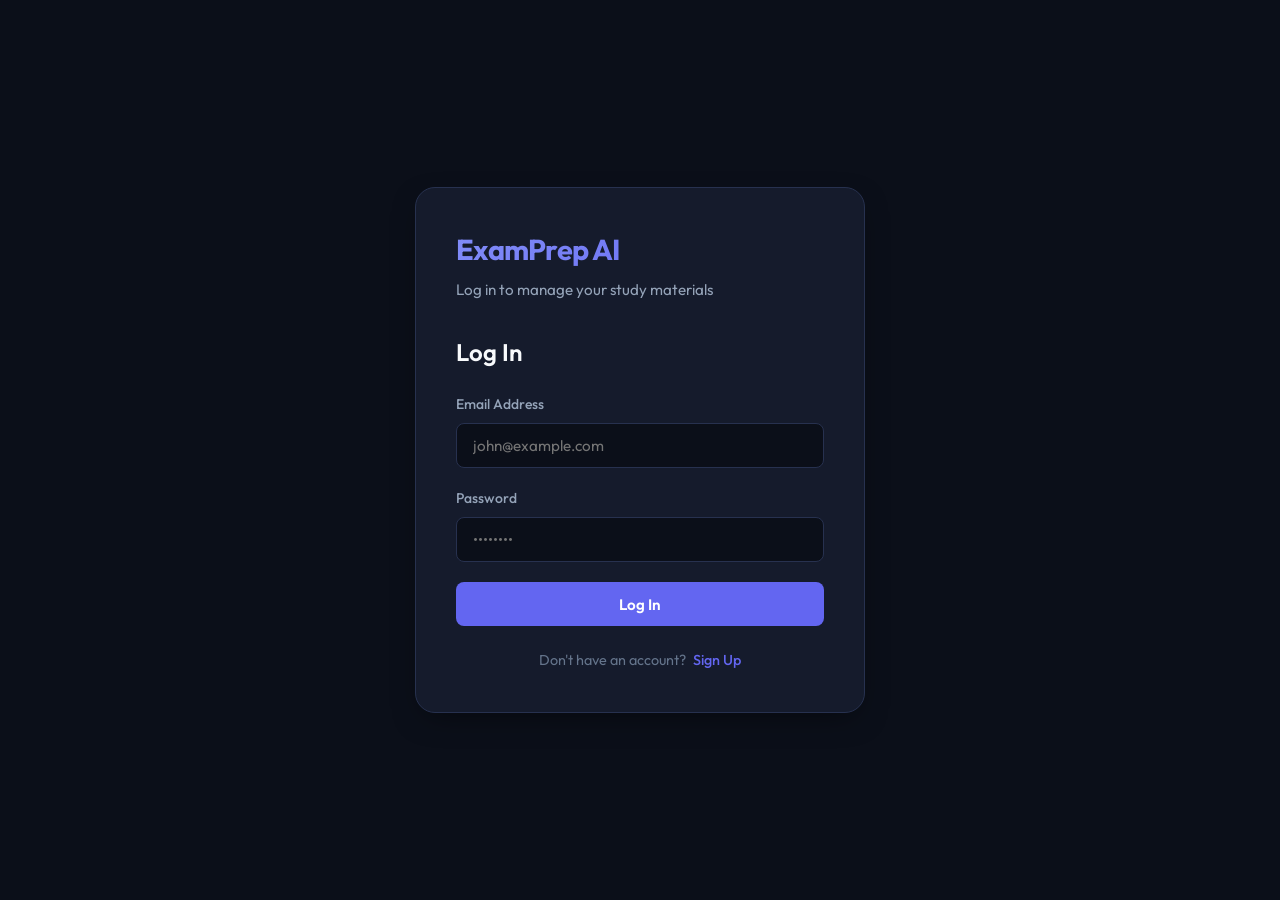
<file: frontend/index.html>
<!DOCTYPE html>
<html lang="en">
<head>
    <meta charset="UTF-8">
    <meta name="viewport" content="width=device-width, initial-scale=1.0">
    <title>ExamPrep AI</title>
    <script>
        // Read token from localStorage and redirect appropriately
        const token = localStorage.getItem("examprep_jwt");
        if (token) {
            window.location.href = "dashboard.html";
        } else {
            window.location.href = "login.html";
        }
    </script>
</head>
<body>
    <div style="font-family: sans-serif; display: flex; justify-content: center; align-items: center; height: 100vh; background-color: #0b0f19; color: #f8fafc;">
        <h3>Redirecting...</h3>
    </div>
</body>
</html>
</file>
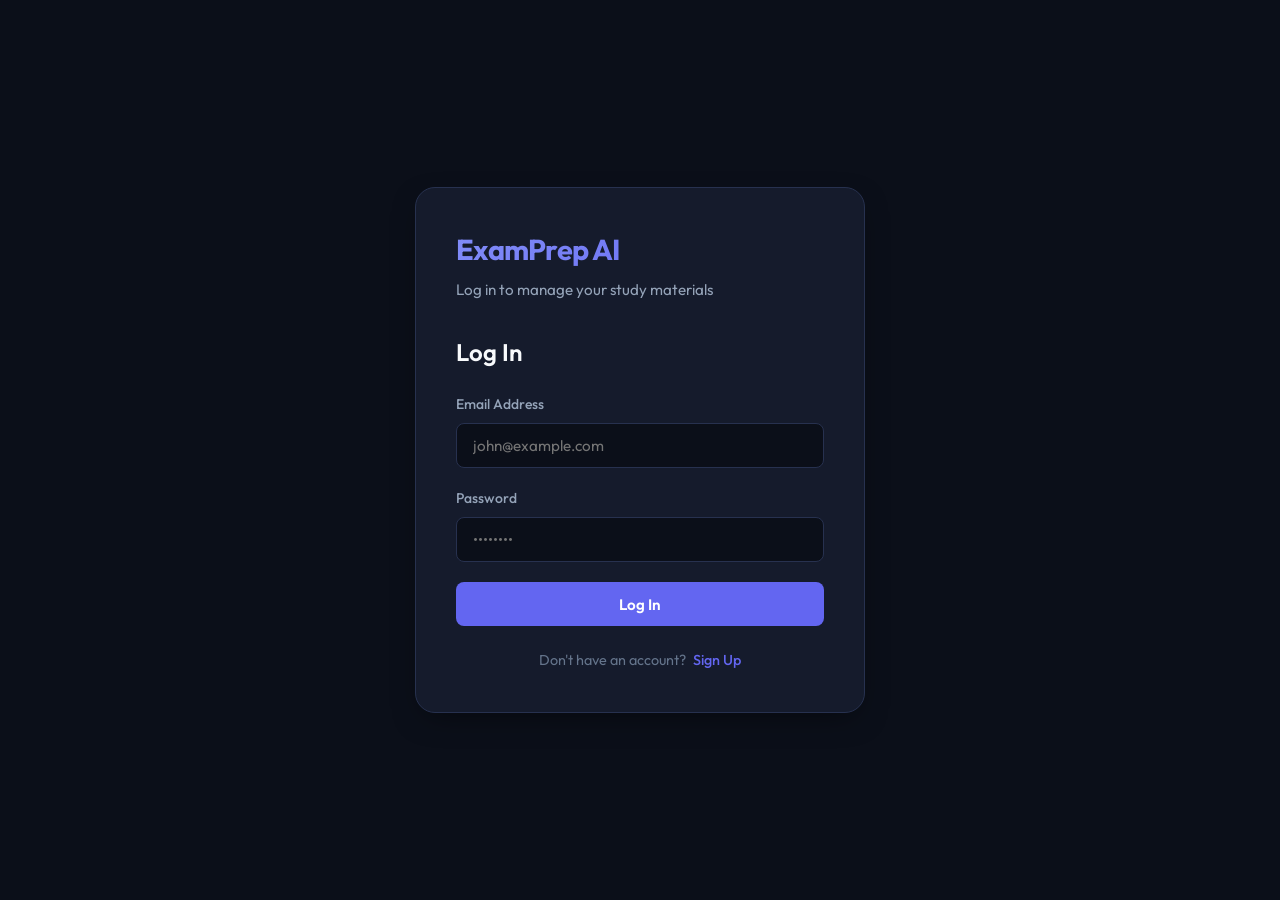
<file: frontend/dashboard.html>
<!DOCTYPE html>
<html lang="en">
<head>
    <meta charset="UTF-8">
    <meta name="viewport" content="width=device-width, initial-scale=1.0">
    <title>Dashboard - ExamPrep AI</title>
    <meta name="description" content="Manage and upload your study materials to ExamPrep AI.">
    <link rel="stylesheet" href="css/style.css">
</head>
<body>
    <header>
        <div class="header-container">
            <h1 class="logo">ExamPrep AI</h1>
            <div class="user-profile">
                <span class="user-name" id="user-display-name">Loading...</span>
                <button onclick="logout()" class="btn btn-secondary btn-logout">Log Out</button>
            </div>
        </div>
    </header>

    <main class="container">
        <h2>Your Study Materials</h2>
        
        <div class="dashboard-grid">
            <!-- Upload Material Card -->
            <div class="card">
                <h3>Upload Material</h3>
                <p class="subtitle" style="margin-bottom: 1.5rem;">Add study resources to generate content later.</p>
                
                <form id="upload-form">
                    <div class="upload-dropzone" id="dropzone">
                        <span class="upload-icon">📁</span>
                        <p class="upload-text">Drag and drop file here, or click to browse</p>
                        <p class="upload-formats">Supported: .pdf, .md, .docx, .pptx</p>
                        <input type="file" id="file-input" class="file-input" accept=".pdf,.md,.docx,.pptx" required>
                    </div>
                    
                    <!-- Selected File Display -->
                    <div class="selected-file-container" id="selected-file-display">
                        <span class="selected-file-name" id="selected-filename">file.pdf</span>
                        <span class="selected-file-remove" id="btn-remove-file">&times;</span>
                    </div>
                    
                    <button type="submit" class="btn btn-primary" id="btn-upload" style="margin-top: 1.5rem;" disabled>
                        Upload Document
                    </button>
                </form>
            </div>

            <!-- Documents List Card -->
            <div class="card" style="padding: 1.5rem;">
                <h3>Documents</h3>
                <p class="subtitle" style="margin-bottom: 1.5rem;">Review your uploaded files.</p>
                
                <div class="table-responsive">
                    <table id="documents-table" style="display: none;">
                        <thead>
                            <tr>
                                <th>Filename</th>
                                <th>Type</th>
                                <th>Upload Date</th>
                                <th>Status</th>
                                <th>Actions</th>
                            </tr>
                        </thead>
                        <tbody id="documents-list">
                            <!-- Populated dynamically via JS -->
                        </tbody>
                    </table>
                </div>

                <!-- Empty State -->
                <div class="empty-state" id="documents-empty">
                    <span style="font-size: 2.5rem; display: block; margin-bottom: 1rem;">📭</span>
                    <p>No documents uploaded yet. Start by uploading one on the left!</p>
                </div>
            </div>
        </div>

        <!-- Chunks Viewer Card (hidden by default) -->
        <div id="chunks-viewer" class="card" style="margin-top: 2rem; display: none; padding: 2rem;">
            <div style="display: flex; justify-content: space-between; align-items: center; margin-bottom: 1.5rem; border-bottom: 1px solid var(--border); padding-bottom: 1rem;">
                <div>
                    <h3 id="chunks-title" style="margin: 0;">Document Chunks</h3>
                    <p class="subtitle" id="chunks-subtitle" style="margin: 0.25rem 0 0 0; font-size: 0.85rem;"></p>
                </div>
                <button class="btn btn-secondary" id="btn-close-chunks" style="width: auto; padding: 0.4rem 1rem; font-size: 0.85rem; margin: 0;">Close Viewer</button>
            </div>
            
            <div id="chunks-list-container" style="display: flex; flex-direction: column; gap: 1rem; max-height: 500px; overflow-y: auto; padding-right: 0.5rem;">
                <!-- Chunks populated dynamically -->
            </div>
        </div>
    </main>

    <script src="js/auth.js"></script>
    <script src="js/dashboard.js"></script>
</body>
</html>
</file>
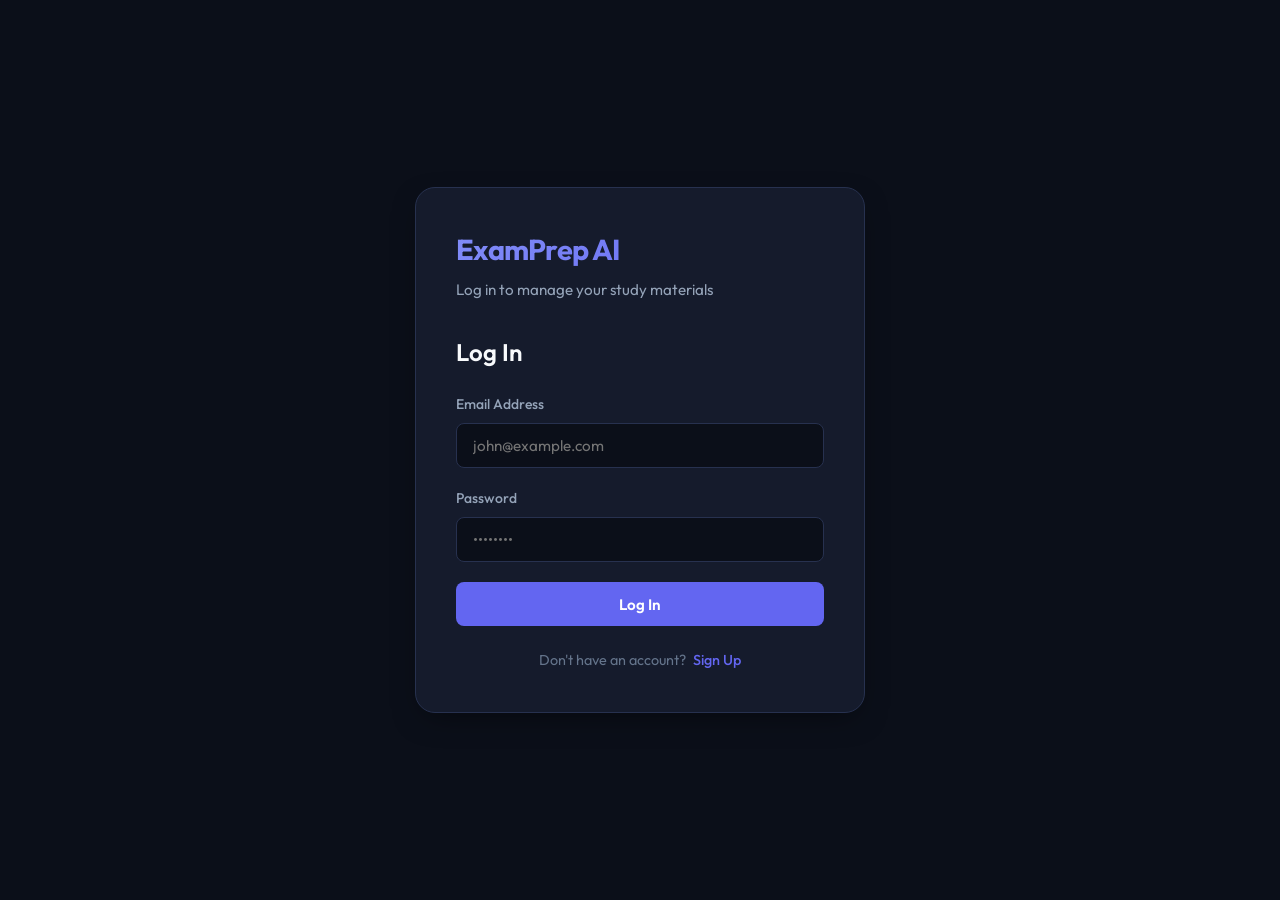
<file: frontend/login.html>
<!DOCTYPE html>
<html lang="en">
<head>
    <meta charset="UTF-8">
    <meta name="viewport" content="width=device-width, initial-scale=1.0">
    <title>Log In - ExamPrep AI</title>
    <meta name="description" content="Log in to your ExamPrep AI dashboard.">
    <link rel="stylesheet" href="css/style.css">
</head>
<body>
    <div class="auth-wrapper">
        <div class="auth-card">
            <h1 class="logo">ExamPrep AI</h1>
            <p class="subtitle">Log in to manage your study materials</p>
            <h2>Log In</h2>
            
            <form id="login-form">
                <div class="form-group">
                    <label for="email">Email Address</label>
                    <input type="email" id="email" required placeholder="john@example.com">
                </div>
                <div class="form-group">
                    <label for="password">Password</label>
                    <input type="password" id="password" required placeholder="••••••••">
                </div>
                <button type="submit" class="btn btn-primary" id="btn-submit">Log In</button>
            </form>
            
            <div class="auth-switch">
                Don't have an account? <a href="signup.html">Sign Up</a>
            </div>
        </div>
    </div>

    <script src="js/auth.js"></script>
    <script>
        // Redirect if already logged in
        if (getToken()) {
            window.location.href = "dashboard.html";
        }

        document.getElementById("login-form").addEventListener("submit", async (e) => {
            e.preventDefault();
            
            const email = document.getElementById("email").value.trim();
            const password = document.getElementById("password").value;
            const submitBtn = document.getElementById("btn-submit");
            
            submitBtn.disabled = true;
            submitBtn.innerText = "Logging in...";
            
            try {
                const response = await fetch(`${API_BASE_URL}/auth/login`, {
                    method: "POST",
                    headers: {
                        "Content-Type": "application/json"
                    },
                    body: JSON.stringify({ email, password })
                });
                
                const data = await response.json();
                
                if (!response.ok) {
                    throw new Error(data.detail || "Authentication failed.");
                }
                
                setToken(data.access_token);
                showToast("Logged in successfully! Redirecting...", "success");
                
                setTimeout(() => {
                    window.location.href = "dashboard.html";
                }, 1000);
            } catch (err) {
                showToast(err.message, "error");
                submitBtn.disabled = false;
                submitBtn.innerText = "Log In";
            }
        });
    </script>
</body>
</html>
</file>
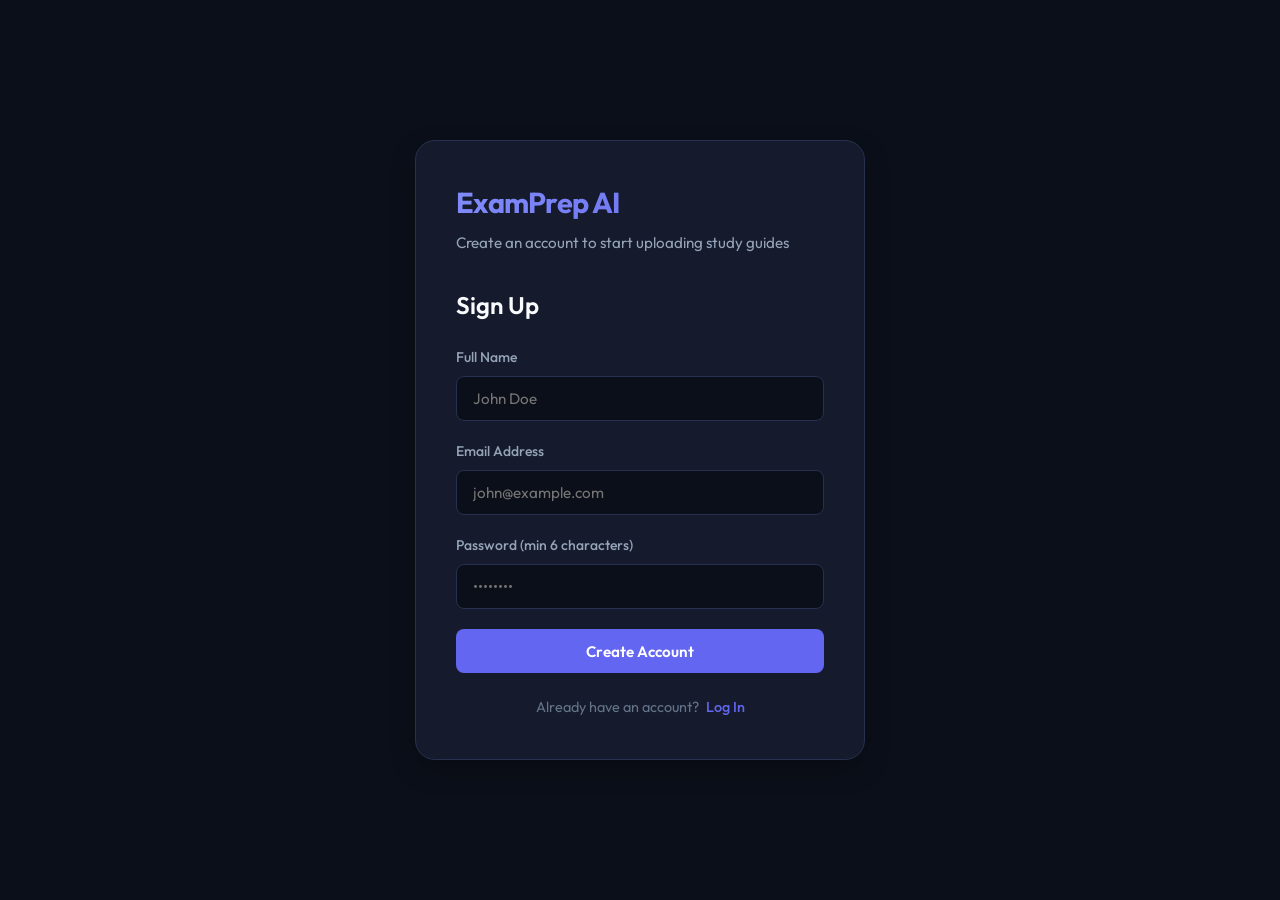
<file: frontend/signup.html>
<!DOCTYPE html>
<html lang="en">
<head>
    <meta charset="UTF-8">
    <meta name="viewport" content="width=device-width, initial-scale=1.0">
    <title>Sign Up - ExamPrep AI</title>
    <meta name="description" content="Register an account on ExamPrep AI and prepare your study documents.">
    <link rel="stylesheet" href="css/style.css">
</head>
<body>
    <div class="auth-wrapper">
        <div class="auth-card">
            <h1 class="logo">ExamPrep AI</h1>
            <p class="subtitle">Create an account to start uploading study guides</p>
            <h2>Sign Up</h2>
            
            <form id="signup-form">
                <div class="form-group">
                    <label for="name">Full Name</label>
                    <input type="text" id="name" required placeholder="John Doe">
                </div>
                <div class="form-group">
                    <label for="email">Email Address</label>
                    <input type="email" id="email" required placeholder="john@example.com">
                </div>
                <div class="form-group">
                    <label for="password">Password (min 6 characters)</label>
                    <input type="password" id="password" required minlength="6" placeholder="••••••••">
                </div>
                <button type="submit" class="btn btn-primary" id="btn-submit">Create Account</button>
            </form>
            
            <div class="auth-switch">
                Already have an account? <a href="login.html">Log In</a>
            </div>
        </div>
    </div>

    <script src="js/auth.js"></script>
    <script>
        // Redirect if already logged in
        if (getToken()) {
            window.location.href = "dashboard.html";
        }

        document.getElementById("signup-form").addEventListener("submit", async (e) => {
            e.preventDefault();
            
            const name = document.getElementById("name").value.trim();
            const email = document.getElementById("email").value.trim();
            const password = document.getElementById("password").value;
            const submitBtn = document.getElementById("btn-submit");
            
            submitBtn.disabled = true;
            submitBtn.innerText = "Creating Account...";
            
            try {
                const response = await fetch(`${API_BASE_URL}/auth/signup`, {
                    method: "POST",
                    headers: {
                        "Content-Type": "application/json"
                    },
                    body: JSON.stringify({ name, email, password })
                });
                
                const data = await response.json();
                
                if (!response.ok) {
                    throw new Error(data.detail || "Signup failed. Please check inputs.");
                }
                
                setToken(data.access_token);
                showToast("Welcome to ExamPrep AI! Redirecting...", "success");
                
                setTimeout(() => {
                    window.location.href = "dashboard.html";
                }, 1000);
            } catch (err) {
                showToast(err.message, "error");
                submitBtn.disabled = false;
                submitBtn.innerText = "Create Account";
            }
        });
    </script>
</body>
</html>
</file>
<file: frontend/css/style.css>
/* ExamPrep AI - Modern Design System */
@import url('https://fonts.googleapis.com/css2?family=Outfit:wght@300;400;500;600;700&display=swap');

:root {
    --bg-primary: #0b0f19;
    --bg-secondary: #151b2c;
    --bg-tertiary: #1f273d;
    --accent: #6366f1;
    --accent-hover: #4f46e5;
    --accent-light: rgba(99, 102, 241, 0.15);
    --text-primary: #f8fafc;
    --text-secondary: #94a3b8;
    --text-muted: #64748b;
    --border: #27314f;
    --border-hover: #3b4b75;
    --success: #10b981;
    --danger: #ef4444;
    --shadow: 0 10px 30px -10px rgba(0, 0, 0, 0.5);
    --radius-sm: 8px;
    --radius-md: 14px;
    --radius-lg: 20px;
    --transition: all 0.25s cubic-bezier(0.4, 0, 0.2, 1);
}

* {
    margin: 0;
    padding: 0;
    box-sizing: border-box;
}

body {
    font-family: 'Outfit', -apple-system, BlinkMacSystemFont, "Segoe UI", Roboto, sans-serif;
    background-color: var(--bg-primary);
    color: var(--text-primary);
    line-height: 1.5;
    min-height: 100vh;
    display: flex;
    flex-direction: column;
}

/* Container & Layout */
.container {
    width: 100%;
    max-width: 1200px;
    margin: 0 auto;
    padding: 2rem 1.5rem;
}

.auth-wrapper {
    flex: 1;
    display: flex;
    align-items: center;
    justify-content: center;
    padding: 2rem;
}

.auth-card {
    background: var(--bg-secondary);
    border: 1px solid var(--border);
    border-radius: var(--radius-lg);
    padding: 2.5rem;
    width: 100%;
    max-width: 450px;
    box-shadow: var(--shadow);
    transition: var(--transition);
}

.auth-card:hover {
    border-color: var(--border-hover);
}

/* Headings */
h1 {
    font-size: 2.25rem;
    font-weight: 700;
    letter-spacing: -0.025em;
    margin-bottom: 0.5rem;
    background: linear-gradient(135deg, #fff 0%, #a5b4fc 100%);
    -webkit-background-clip: text;
    -webkit-text-fill-color: transparent;
}

h2 {
    font-size: 1.5rem;
    font-weight: 600;
    margin-bottom: 1.5rem;
    color: var(--text-primary);
}

h1.logo {
    font-size: 1.8rem;
    background: linear-gradient(135deg, #818cf8 0%, #6366f1 100%);
    -webkit-background-clip: text;
    -webkit-text-fill-color: transparent;
}

p.subtitle {
    color: var(--text-secondary);
    margin-bottom: 2rem;
    font-size: 0.95rem;
}

/* Form Styles */
.form-group {
    margin-bottom: 1.25rem;
}

label {
    display: block;
    font-size: 0.875rem;
    font-weight: 500;
    margin-bottom: 0.5rem;
    color: var(--text-secondary);
}

input[type="text"],
input[type="email"],
input[type="password"] {
    width: 100%;
    background: var(--bg-primary);
    border: 1px solid var(--border);
    border-radius: var(--radius-sm);
    padding: 0.75rem 1rem;
    color: var(--text-primary);
    font-family: inherit;
    font-size: 0.95rem;
    outline: none;
    transition: var(--transition);
}

input:focus {
    border-color: var(--accent);
    box-shadow: 0 0 0 2px var(--accent-light);
}

/* Buttons */
.btn {
    display: inline-flex;
    align-items: center;
    justify-content: center;
    width: 100%;
    padding: 0.8rem 1.5rem;
    border-radius: var(--radius-sm);
    border: none;
    font-family: inherit;
    font-weight: 600;
    font-size: 0.95rem;
    cursor: pointer;
    transition: var(--transition);
}

.btn-primary {
    background-color: var(--accent);
    color: white;
}

.btn-primary:hover {
    background-color: var(--accent-hover);
    transform: translateY(-1px);
}

.btn-secondary {
    background-color: var(--bg-tertiary);
    border: 1px solid var(--border);
    color: var(--text-primary);
}

.btn-secondary:hover {
    border-color: var(--border-hover);
    background-color: rgba(255, 255, 255, 0.02);
}

.btn-logout {
    width: auto;
    padding: 0.5rem 1rem;
    font-size: 0.85rem;
}

/* Footer / Switch link */
.auth-switch {
    margin-top: 1.5rem;
    text-align: center;
    font-size: 0.9rem;
    color: var(--text-muted);
}

.auth-switch a {
    color: var(--accent);
    text-decoration: none;
    font-weight: 500;
    margin-left: 0.25rem;
}

.auth-switch a:hover {
    text-decoration: underline;
}

/* Dashboard Header */
header {
    background: var(--bg-secondary);
    border-bottom: 1px solid var(--border);
}

.header-container {
    display: flex;
    justify-content: space-between;
    align-items: center;
    padding: 1.25rem 1.5rem;
    max-width: 1200px;
    margin: 0 auto;
}

.user-profile {
    display: flex;
    align-items: center;
    gap: 1rem;
}

.user-name {
    font-weight: 500;
    color: var(--text-primary);
}

/* Dashboard Layout */
.dashboard-grid {
    display: grid;
    grid-template-columns: 1fr;
    gap: 2rem;
    margin-top: 2rem;
}

@media (min-width: 768px) {
    .dashboard-grid {
        grid-template-columns: 350px 1fr;
    }
}

.card {
    background: var(--bg-secondary);
    border: 1px solid var(--border);
    border-radius: var(--radius-md);
    padding: 2rem;
    box-shadow: var(--shadow);
}

/* Upload Area */
.upload-dropzone {
    border: 2px dashed var(--border);
    border-radius: var(--radius-sm);
    padding: 2rem 1.5rem;
    text-align: center;
    cursor: pointer;
    transition: var(--transition);
    position: relative;
    background: var(--bg-primary);
}

.upload-dropzone:hover, .upload-dropzone.dragover {
    border-color: var(--accent);
    background: rgba(99, 102, 241, 0.02);
}

.upload-icon {
    font-size: 2rem;
    color: var(--text-muted);
    margin-bottom: 1rem;
    display: block;
}

.upload-text {
    font-size: 0.9rem;
    color: var(--text-secondary);
    margin-bottom: 0.5rem;
}

.upload-formats {
    font-size: 0.75rem;
    color: var(--text-muted);
}

.file-input {
    position: absolute;
    width: 100%;
    height: 100%;
    top: 0;
    left: 0;
    opacity: 0;
    cursor: pointer;
}

/* Selected File Display */
.selected-file-container {
    margin-top: 1rem;
    padding: 0.75rem;
    background: var(--bg-tertiary);
    border-radius: var(--radius-sm);
    border: 1px solid var(--border);
    display: none;
    align-items: center;
    justify-content: space-between;
}

.selected-file-name {
    font-size: 0.85rem;
    font-weight: 500;
    overflow: hidden;
    text-overflow: ellipsis;
    white-space: nowrap;
    max-width: 200px;
}

.selected-file-remove {
    color: var(--danger);
    cursor: pointer;
    font-weight: bold;
    font-size: 1.1rem;
    padding: 0 0.25rem;
}

/* Document Table styles */
.table-responsive {
    width: 100%;
    overflow-x: auto;
}

table {
    width: 100%;
    border-collapse: collapse;
    text-align: left;
    font-size: 0.9rem;
}

th {
    padding: 1rem;
    background-color: var(--bg-tertiary);
    color: var(--text-secondary);
    font-weight: 600;
    border-bottom: 1px solid var(--border);
}

th:first-child {
    border-top-left-radius: var(--radius-sm);
    border-bottom-left-radius: var(--radius-sm);
}

th:last-child {
    border-top-right-radius: var(--radius-sm);
    border-bottom-right-radius: var(--radius-sm);
}

td {
    padding: 1rem;
    border-bottom: 1px solid var(--border);
    color: var(--text-primary);
}

tr:hover td {
    background-color: rgba(255, 255, 255, 0.01);
}

.badge {
    display: inline-flex;
    padding: 0.25rem 0.5rem;
    font-size: 0.75rem;
    font-weight: 600;
    border-radius: 4px;
    text-transform: uppercase;
}

.badge-uploaded {
    background-color: var(--accent-light);
    color: #818cf8;
}

.badge-pdf { background-color: rgba(239, 68, 68, 0.15); color: #f87171; }
.badge-md { background-color: rgba(16, 185, 129, 0.15); color: #34d399; }
.badge-docx { background-color: rgba(59, 130, 246, 0.15); color: #60a5fa; }
.badge-pptx { background-color: rgba(245, 158, 11, 0.15); color: #fbbf24; }

/* Empty state */
.empty-state {
    padding: 3rem;
    text-align: center;
    color: var(--text-muted);
}

.empty-state p {
    font-size: 0.95rem;
}

/* Toast System */
#toast-container {
    position: fixed;
    bottom: 24px;
    right: 24px;
    z-index: 1000;
    display: flex;
    flex-direction: column;
    gap: 10px;
    max-width: 350px;
}

.toast {
    background: var(--bg-secondary);
    border-left: 4px solid var(--accent);
    color: var(--text-primary);
    padding: 1rem;
    border-radius: var(--radius-sm);
    box-shadow: 0 4px 12px rgba(0,0,0,0.5);
    display: flex;
    align-items: center;
    justify-content: space-between;
    gap: 15px;
    animation: slideIn 0.3s ease forwards;
}

.toast.success {
    border-left-color: var(--success);
}

.toast.error {
    border-left-color: var(--danger);
}

@keyframes slideIn {
    from {
        transform: translateY(100%);
        opacity: 0;
    }
    to {
        transform: translateY(0);
        opacity: 1;
    }
}

.badge-chunked {
    background-color: rgba(16, 185, 129, 0.15);
    color: var(--success);
}
.badge-processing {
    background-color: rgba(245, 158, 11, 0.15);
    color: #fbbf24;
}
.badge-failed {
    background-color: rgba(239, 68, 68, 0.15);
    color: var(--danger);
}

@keyframes spin {
    to {
        transform: rotate(360deg);
    }
}
</file>
